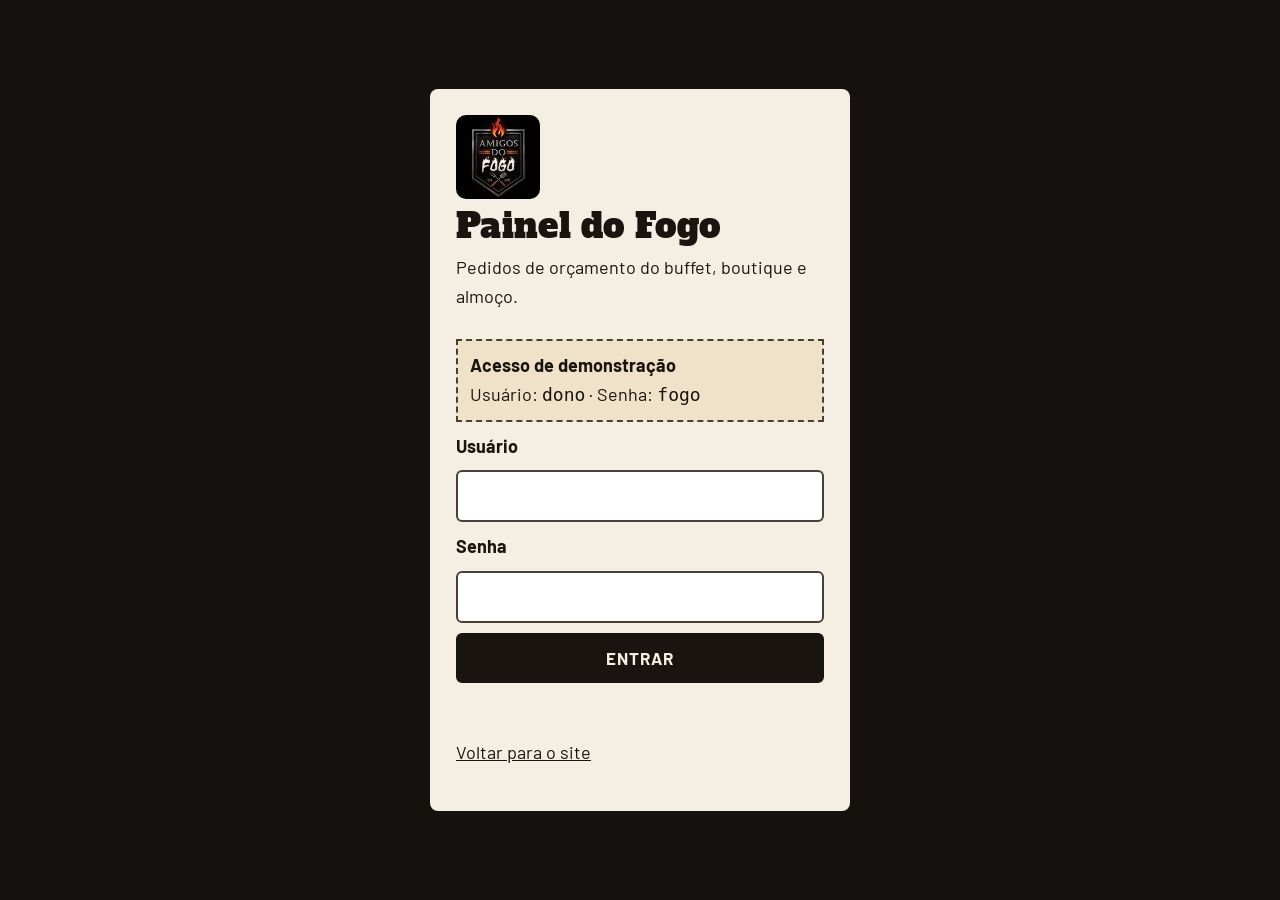
<file: admin.html>
<!doctype html>
<html lang="pt-BR">
<head>
<meta charset="utf-8">
<meta name="viewport" content="width=device-width, initial-scale=1">
<title>Painel · Amigos do Fogo</title>
<meta name="robots" content="noindex">
<meta name="theme-color" content="#15110E">
<link rel="icon" href="fotos/logo.jpg">
<link rel="preconnect" href="https://fonts.googleapis.com">
<link rel="preconnect" href="https://fonts.gstatic.com" crossorigin>
<link href="https://fonts.googleapis.com/css2?family=Alfa+Slab+One&family=Barlow:wght@400;500;600;700&display=swap" rel="stylesheet">
<link rel="stylesheet" href="assets/estilo.css?v=20261112192853">
<link rel="stylesheet" href="assets/admin.css?v=20261112192853">
</head>
<body class="adm">
<main id="tela-login" class="login">
  <form class="login-caixa" id="form-login" novalidate>
    <img src="fotos/logo.jpg" alt="" width="84" height="84">
    <h1>Painel do Fogo</h1>
    <p>Pedidos de orçamento do buffet, boutique e almoço.</p>
    <div class="credencial" role="note"><b>Acesso de demonstração</b><br>Usuário: <code>dono</code> · Senha: <code>fogo</code></div>
    <label for="l-user">Usuário</label><input id="l-user" autocomplete="username" autocapitalize="none">
    <label for="l-senha">Senha</label><input id="l-senha" type="password" autocomplete="current-password">
    <button class="bt bt-tinta" type="submit">Entrar</button>
    <p class="erro" id="login-erro" aria-live="polite"></p>
    <p><a href="index.html">Voltar para o site</a></p>
  </form>
</main>

<div id="tela-painel" hidden>
  <header class="adm-topo">
    <img src="fotos/logo.jpg" alt="" width="42" height="42">
    <b>Painel</b>
    <a class="bt bt-mini" href="index.html" target="_blank" rel="noopener">Ver site</a>
    <button class="bt bt-mini" id="btn-sair" type="button">Sair</button>
  </header>
  <div class="aviso-demo"><b>Modo demonstração.</b> Pedidos marcados "(exemplo)". Tudo fica só neste aparelho.</div>
  <main class="embrulho adm-main">
    <section id="aba-orcamentos" class="aba"></section>
    <section id="aba-boutique" class="aba" hidden></section>
    <section id="aba-almoco" class="aba" hidden></section>
    <section id="aba-ajustes" class="aba" hidden></section>
  </main>
  <nav class="abas" aria-label="Seções do painel">
    <button type="button" data-aba="orcamentos" aria-current="page">Orçamentos<span class="badge" id="badge" hidden></span></button>
    <button type="button" data-aba="boutique">Boutique</button>
    <button type="button" data-aba="almoco">Almoço</button>
    <button type="button" data-aba="ajustes">Ajustes</button>
  </nav>
  <div class="toast" id="toast" role="status" aria-live="polite" hidden></div>
</div>
<script src="assets/dados.js?v=20261112192853"></script>
<script src="assets/admin.js?v=20261112192853"></script>
</body>
</html>
</file>
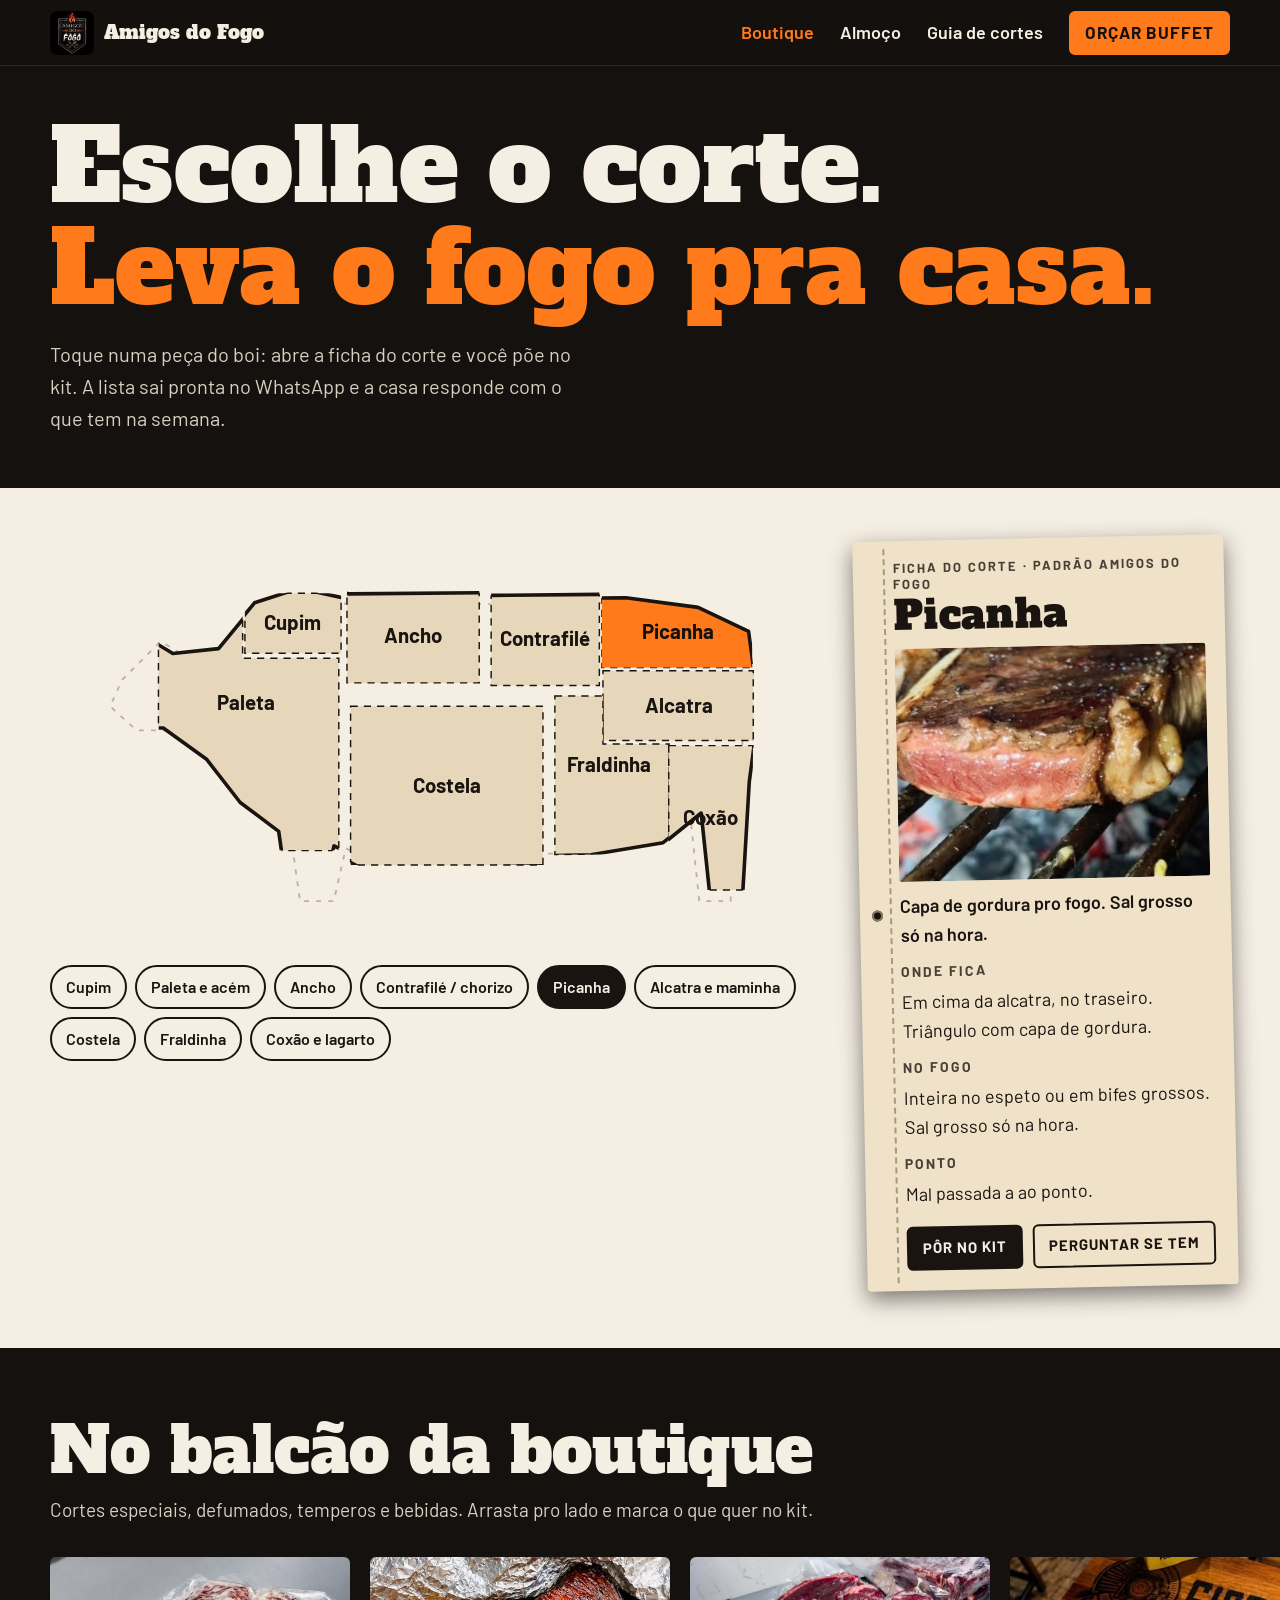
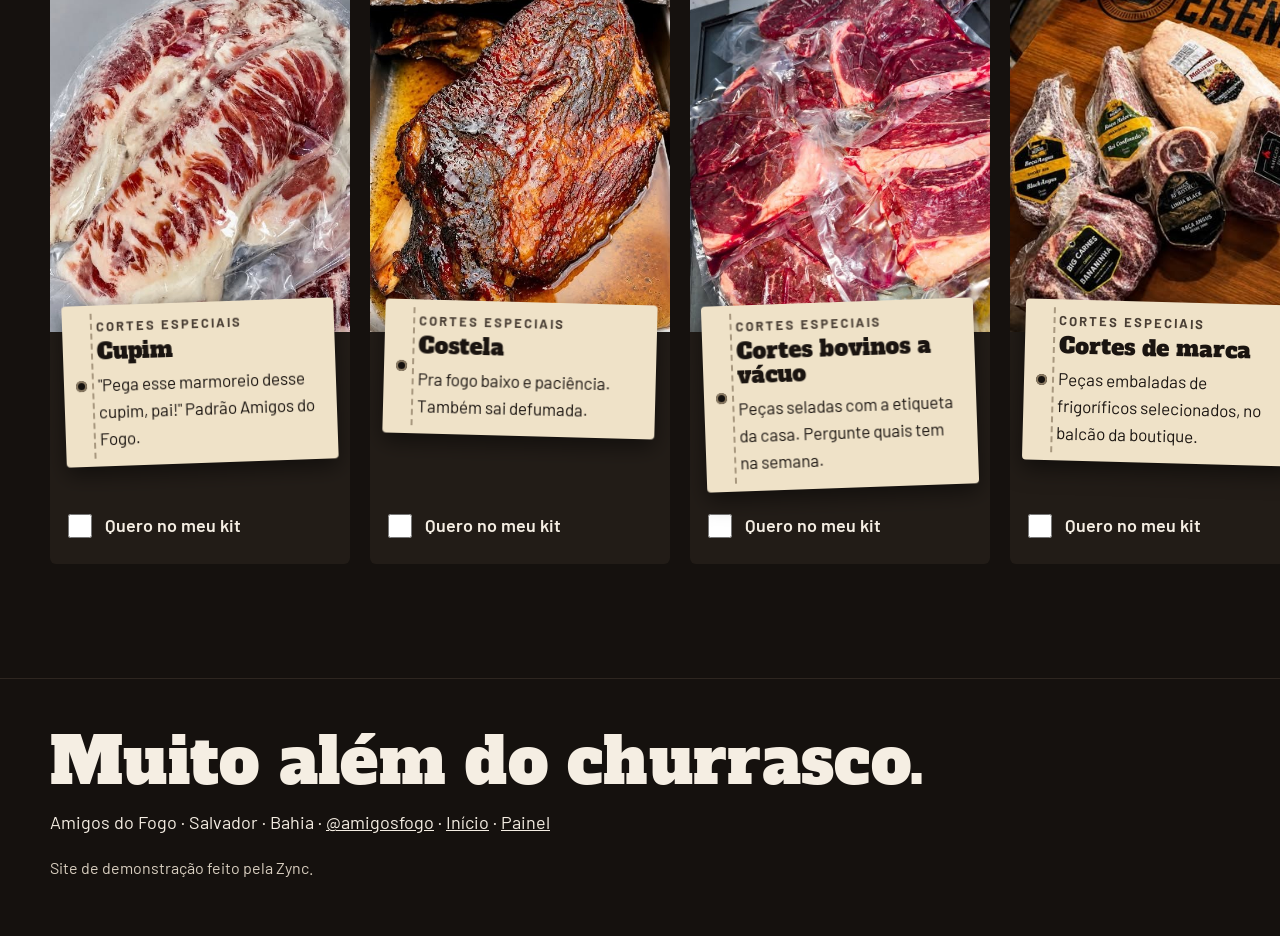
<file: boutique.html>
<!doctype html>
<html lang="pt-BR">
<head>
<meta charset="utf-8">
<meta name="viewport" content="width=device-width, initial-scale=1">
<title>Boutique e guia de cortes · Amigos do Fogo</title>
<meta name="description" content="Cortes especiais, defumados artesanais, temperos e bebidas. Toque no corte do boi, veja a ficha e monte seu kit de churrasco no WhatsApp.">
<meta name="theme-color" content="#15110E">
<link rel="icon" href="fotos/logo.jpg">
<link rel="preconnect" href="https://fonts.googleapis.com">
<link rel="preconnect" href="https://fonts.gstatic.com" crossorigin>
<link href="https://fonts.googleapis.com/css2?family=Alfa+Slab+One&family=Barlow:wght@400;500;600;700&display=swap" rel="stylesheet">
<link rel="stylesheet" href="assets/site.css?v=20261112192853">
</head>
<body>
<header class="topo">
  <a class="marca" href="index.html"><img src="fotos/logo.jpg" alt=""><b>Amigos do Fogo</b></a>
  <nav aria-label="Principal">
    <a href="boutique.html" aria-current="page">Boutique</a>
    <a href="index.html#almoco">Almoço</a>
    <a href="#guia">Guia de cortes</a>
  </nav>
  <a class="bt bt-brasa" href="index.html#orcamento">Orçar buffet</a>
</header>

<main>
  <section class="bout-cab">
    <div class="embrulho">
      <h1>Escolhe o corte.<br><em>Leva o fogo pra casa.</em></h1>
      <p>Toque numa peça do boi: abre a ficha do corte e você põe no kit. A lista sai pronta no WhatsApp e a casa responde com o que tem na semana.</p>
    </div>
  </section>

  <section class="guia" id="guia" aria-label="Guia de cortes">
    <div class="embrulho guia-grade">
      <div>
        <svg class="boi boi-guia" id="boi" viewBox="0 10 640 340" role="group" aria-label="Desenho do boi dividido em cortes"></svg>
        <div class="cortes-lista" id="cortes-lista"></div>
      </div>
      <div class="ficha" id="corte-info" aria-live="polite"></div>
    </div>
  </section>

  <section class="balcao" aria-labelledby="t-balcao">
    <div class="embrulho">
      <h2 id="t-balcao">No balcão da boutique</h2>
      <p class="balcao-lede">Cortes especiais, defumados, temperos e bebidas. Arrasta pro lado e marca o que quer no kit.</p>
    </div>
    <div class="vitrine" id="vitrine"></div>
  </section>
</main>

<div class="kit-barra" id="kit-barra" hidden>
  <div class="embrulho">
    <p id="kit-resumo">0 itens no kit</p>
    <label for="kit-pessoas">Pessoas</label><input id="kit-pessoas" type="number" min="1" value="10" inputmode="numeric">
    <a class="bt bt-tinta" id="kit-zap" href="#" target="_blank" rel="noopener">Pedir o kit</a>
  </div>
</div>

<footer class="rodape">
  <p class="slab">Muito além do churrasco.</p>
  <p>Amigos do Fogo · Salvador · Bahia · <a href="https://instagram.com/amigosfogo" target="_blank" rel="noopener">@amigosfogo</a> · <a href="index.html">Início</a> · <a href="admin.html">Painel</a></p>
  <p class="mini">Site de demonstração feito pela Zync.</p>
</footer>
<script src="assets/dados.js?v=20261112192853"></script>
<script src="assets/site.js?v=20261112192853"></script>
</body>
</html>
</file>
<file: assets/estilo.css>
/* Amigos do Fogo — conceito BALCÃO DE BOUTIQUE NA BRASA.
   Fundo carvão, texto cor de osso, laranja de brasa só onde chama atenção.
   Os cortes viram ETIQUETAS de açougue (papel kraft, furo, linha picotada);
   o orçamento de buffet é uma COMANDA de papel que se preenche sozinha.
   Palavras grandes vazadas atravessam a tela com a rolagem. */
:root {
  --carvao: #15110E;
  --carvao2: #221C17;
  --carvao3: #2E2620;
  --osso: #F5EEE3;
  --osso2: #D9CFC0;
  --brasa: #FF7A1A;
  --brasa-esc: #B84A00;
  --kraft: #EFE2C8;
  --tinta: #1A1410;
  --tinta2: #4A3F35;
  --raio: 6px;
  --max: 1180px;
}
* { box-sizing: border-box; }
html { scroll-behavior: smooth; -webkit-text-size-adjust: 100%; }
body { margin: 0; background: var(--carvao); color: var(--osso); font: 400 18px/1.6 'Barlow', system-ui, sans-serif; overflow-x: hidden; }
img { max-width: 100%; display: block; }
a { color: inherit; }
h1, h2, h3, .slab { font-family: 'Alfa Slab One', Georgia, serif; font-weight: 400; line-height: 1.02; margin: 0; letter-spacing: .3px; }
p { margin: 0 0 1em; }
.embrulho { width: min(100% - 32px, var(--max)); margin-inline: auto; }
.oculto { position: absolute !important; width: 1px; height: 1px; overflow: hidden; clip: rect(0 0 0 0); }
:focus-visible { outline: 3px solid var(--brasa); outline-offset: 3px; }

.bt { display: inline-flex; align-items: center; justify-content: center; gap: 8px; min-height: 50px; padding: 12px 22px; border: 2px solid var(--osso); border-radius: var(--raio); background: transparent; color: var(--osso); font: 700 17px/1.1 'Barlow', sans-serif; text-transform: uppercase; letter-spacing: 1px; text-decoration: none; cursor: pointer; transition: background .15s, color .15s; }
.bt:hover { background: var(--osso); color: var(--carvao); }
.bt-brasa { background: var(--brasa); border-color: var(--brasa); color: var(--carvao); }
.bt-brasa:hover { background: var(--osso); border-color: var(--osso); }
.bt-tinta { background: var(--tinta); border-color: var(--tinta); color: var(--osso); }
.bt-tinta:hover { background: var(--brasa-esc); border-color: var(--brasa-esc); color: #fff; }
.bt-mini { min-height: 42px; padding: 8px 14px; font-size: 15px; }
.rotulo { display: inline-block; font: 700 15px/1 'Barlow', sans-serif; letter-spacing: 3px; text-transform: uppercase; color: var(--brasa); margin-bottom: 14px; }

/* ---------- topo ---------- */
.topo { position: sticky; top: 0; z-index: 30; background: rgba(21, 17, 14, .96); border-bottom: 1px solid var(--carvao3); }
.topo .embrulho { display: flex; align-items: center; gap: 14px; min-height: 66px; }
.marca { display: flex; align-items: center; gap: 10px; text-decoration: none; }
.marca img { width: 46px; height: 46px; border-radius: 8px; }
.marca b { font: 400 19px/1 'Alfa Slab One', serif; }
.topo nav { margin-left: auto; display: flex; gap: 2px; }
.topo nav a { text-decoration: none; font-weight: 600; padding: 10px 12px; border-radius: var(--raio); }
.topo nav a:hover, .topo nav a[aria-current] { color: var(--brasa); }
.topo .bt { min-height: 44px; padding: 8px 16px; }
@media (max-width: 800px) { .topo nav { display: none; } .topo .bt { margin-left: auto; } }

/* ---------- capa ---------- */
.capa { padding: 46px 0 40px; }
.capa-grade { display: grid; grid-template-columns: minmax(0, 1.1fr) minmax(0, .9fr); gap: 46px; align-items: center; }
.capa-grade > * { min-width: 0; }
.capa h1 { font-size: clamp(50px, 8.4vw, 112px); }
.capa h1 em { font-style: normal; color: var(--brasa); }
.capa .lede { font-size: clamp(20px, 2.2vw, 23px); max-width: 34ch; margin: 24px 0 28px; color: var(--osso); }
.capa-acoes { display: flex; flex-wrap: wrap; gap: 12px; }
.capa-foto { position: relative; margin: 0; }
.capa-foto img { width: 100%; aspect-ratio: 4 / 5; object-fit: cover; border-radius: 4px; }
.capa-foto .etiqueta { position: absolute; left: -18px; bottom: 26px; transform: rotate(-5deg); max-width: 250px; }
@media (max-width: 860px) {
  .capa-grade { grid-template-columns: minmax(0, 1fr); gap: 30px; }
  .capa-foto { max-width: 440px; width: 100%; justify-self: center; }
  .capa-foto .etiqueta { left: 10px; }
}

/* etiqueta de açougue (componente) */
.etiqueta { position: relative; background: var(--kraft); color: var(--tinta); padding: 16px 18px 14px 34px; border-radius: 4px; box-shadow: 0 6px 18px rgba(0,0,0,.45); }
.etiqueta::before { content: ''; position: absolute; left: 12px; top: 50%; width: 11px; height: 11px; margin-top: -6px; border-radius: 50%; background: var(--carvao); box-shadow: inset 0 0 0 2px #8a7a62; }
.etiqueta::after { content: ''; position: absolute; left: 28px; top: 8px; bottom: 8px; border-left: 2px dashed #a8987f; }
.etiqueta small { display: block; font: 700 13px/1.2 'Barlow', sans-serif; letter-spacing: 2px; text-transform: uppercase; color: var(--tinta2); }
.etiqueta b { display: block; font: 400 22px/1.1 'Alfa Slab One', serif; margin-top: 4px; }

/* ---------- palavras vazadas que correm ---------- */
.corredor { overflow: hidden; padding: 18px 0; border-block: 1px solid var(--carvao3); }
.corredor p { margin: 0; white-space: nowrap; font: 400 clamp(46px, 9vw, 120px)/1.05 'Alfa Slab One', serif; color: transparent; -webkit-text-stroke: 2px var(--osso2); will-change: transform; }
.corredor p b { color: var(--brasa); -webkit-text-stroke: 0; font-weight: 400; }

/* ---------- três frentes (lista de balcão) ---------- */
.secao { padding: 80px 0; }
.secao h2 { font-size: clamp(38px, 6vw, 72px); }
.secao-topo { display: grid; grid-template-columns: minmax(0, 1fr) minmax(0, 1fr); gap: 20px 40px; align-items: end; margin-bottom: 36px; }
.secao-topo > * { min-width: 0; }
.secao-topo p { margin: 0; font-size: 19px; color: var(--osso2); }
@media (max-width: 760px) { .secao { padding: 60px 0; } .secao-topo { grid-template-columns: minmax(0, 1fr); } }
.frentes { list-style: none; margin: 0; padding: 0; border-top: 2px solid var(--osso); }
.frente { display: grid; grid-template-columns: 70px minmax(0, 1fr) 160px; gap: 20px; align-items: center; padding: 22px 0; border-bottom: 2px solid var(--osso); text-decoration: none; }
.frente > * { min-width: 0; }
.frente .n { font: 400 30px 'Alfa Slab One', serif; color: var(--brasa); }
.frente h3 { font-size: clamp(30px, 4.6vw, 54px); transition: transform .25s, color .25s; }
.frente p { margin: 6px 0 0; color: var(--osso2); font-size: 18px; }
.frente img { width: 160px; height: 110px; object-fit: cover; border-radius: 4px; filter: grayscale(.6); transition: filter .25s; }
.frente:hover h3 { transform: translateX(10px); color: var(--brasa); }
.frente:hover img { filter: none; }
@media (max-width: 640px) { .frente { grid-template-columns: 44px minmax(0, 1fr); } .frente img { grid-column: 1 / -1; width: 100%; height: 150px; filter: none; } .frente .n { font-size: 24px; } }

/* ---------- história / resenha ---------- */
.historia { background: var(--osso); color: var(--tinta); }
.historia .rotulo { color: var(--brasa-esc); }
.hist-grade { display: grid; grid-template-columns: minmax(0, .9fr) minmax(0, 1.1fr); gap: 46px; align-items: center; }
.hist-grade > * { min-width: 0; }
.hist-grade img { width: 100%; aspect-ratio: 3 / 4; object-fit: cover; border-radius: 4px; }
.frase { font: 400 clamp(30px, 4.4vw, 52px)/1.12 'Alfa Slab One', serif; margin: 0 0 22px; }
.frase span { display: block; opacity: .15; transform: translateX(-24px); transition: opacity .5s, transform .5s; }
.frase span.on { opacity: 1; transform: none; }
.frase span:last-child { color: var(--brasa-esc); }
.historia .fonte { font-size: 16px; color: var(--tinta2); }
@media (max-width: 860px) { .hist-grade { grid-template-columns: minmax(0, 1fr); } .hist-grade img { max-width: 380px; } }

/* ---------- ORÇAMENTO (comanda) ---------- */
.orcamento { background: var(--carvao2); }
.orc-grade { display: grid; grid-template-columns: minmax(0, 1.15fr) minmax(0, .85fr); gap: 34px; align-items: start; }
.orc-grade > * { min-width: 0; }
.passo { border: 0; margin: 0 0 26px; padding: 0 0 24px; border-bottom: 1px solid var(--carvao3); min-width: 0; }
.passo legend { display: flex; align-items: baseline; gap: 12px; padding: 0; margin-bottom: 14px; font: 400 26px/1.1 'Alfa Slab One', serif; }
.passo legend span { font-size: 18px; color: var(--carvao); background: var(--brasa); border-radius: 50%; width: 34px; height: 34px; display: inline-grid; place-items: center; flex: none; }
.campos { display: grid; grid-template-columns: repeat(auto-fit, minmax(min(100%, 180px), 1fr)); gap: 14px; }
.campos > * { min-width: 0; }
.campos label, .rot { display: block; font-weight: 700; margin-bottom: 6px; }
input, select, textarea { width: 100%; min-height: 52px; font: 400 18px 'Barlow', sans-serif; padding: 10px 12px; border: 2px solid var(--osso2); border-radius: var(--raio); background: var(--carvao); color: var(--osso); }
input::placeholder, textarea::placeholder { color: #A99E90; }
textarea { min-height: 100px; resize: vertical; }
input[type=date], input[type=time] { color-scheme: dark; }
.chips { display: flex; flex-wrap: wrap; gap: 10px; }
.chips label { margin: 0; font-weight: 600; }
.chips input { position: absolute; opacity: 0; width: 1px; height: 1px; }
.chips span { display: inline-block; padding: 10px 16px; border: 2px solid var(--osso2); border-radius: 99px; cursor: pointer; }
.chips input:checked + span { background: var(--brasa); border-color: var(--brasa); color: var(--carvao); font-weight: 700; }
.chips input:focus-visible + span { outline: 3px solid var(--osso); outline-offset: 2px; }
.grupo-rot { font-weight: 700; color: var(--osso2); margin: 14px 0 8px; font-size: 16px; letter-spacing: 1px; text-transform: uppercase; }
.estimativa { margin-top: 14px; padding: 12px 14px; border-left: 4px solid var(--brasa); background: var(--carvao); }
.estimativa b { color: var(--brasa); font-size: 22px; }
.estimativa small { display: block; color: var(--osso2); font-size: 16px; }
.erro { color: #FFB089; font-weight: 700; min-height: 1.4em; margin: 0 0 10px; }

.comanda { position: sticky; top: 86px; background: var(--kraft); color: var(--tinta); padding: 26px 22px 22px; border-radius: 2px;
  -webkit-mask: radial-gradient(circle 7px at 50% 0, transparent 98%, #000) 0 0 / 22px 100% repeat-x; mask: radial-gradient(circle 7px at 50% 0, transparent 98%, #000) 0 0 / 22px 100% repeat-x; }
.comanda h3 { font-size: 26px; border-bottom: 2px dashed var(--tinta2); padding-bottom: 10px; margin-bottom: 12px; }
.comanda pre { margin: 0 0 18px; white-space: pre-wrap; word-break: break-word; font: 500 17px/1.5 'Barlow', sans-serif; }
.comanda .bt { width: 100%; }
.comanda .nota { font-size: 16px; color: var(--tinta2); margin: 12px 0 0; }
@media (max-width: 900px) { .orc-grade { grid-template-columns: minmax(0, 1fr); } .comanda { position: relative; top: 0; } }

/* ---------- almoço ---------- */
.almoco-grade { display: grid; grid-template-columns: repeat(4, minmax(0, 1fr)); gap: 18px; }
.almoco-grade > * { min-width: 0; margin: 0; }
.prato img { width: 100%; aspect-ratio: 3 / 4; object-fit: cover; border-radius: 4px; }
.prato:nth-child(even) { margin-top: 40px; }
.prato h3 { font: 700 21px/1.25 'Barlow', sans-serif; margin: 12px 0 4px; }
.prato p { color: var(--osso2); margin: 0; }
@media (max-width: 900px) { .almoco-grade { grid-template-columns: repeat(2, minmax(0, 1fr)); } .prato:nth-child(even) { margin-top: 24px; } }
.domingo { display: flex; flex-wrap: wrap; align-items: center; gap: 14px 24px; margin-top: 36px; padding: 20px; border: 2px dashed var(--osso2); border-radius: var(--raio); }
.domingo p { margin: 0; font-size: 19px; }

/* ---------- depoimento ---------- */
.depo { text-align: center; padding: 90px 0; }
.depo blockquote { margin: 0 auto; max-width: 18ch; font: 400 clamp(36px, 6vw, 74px)/1.08 'Alfa Slab One', serif; }
.depo blockquote em { font-style: normal; color: var(--brasa); }
.depo p { margin-top: 18px; color: var(--osso2); }

/* ---------- boutique ---------- */
.bout-cab { padding: 50px 0 10px; }
.bout-cab h1 { font-size: clamp(48px, 9vw, 110px); }
.bout-cab p { font-size: 20px; max-width: 46ch; color: var(--osso2); margin-top: 18px; }
.vitrine { display: grid; grid-template-columns: repeat(3, minmax(0, 1fr)); gap: 26px 22px; }
.vitrine > * { min-width: 0; }
.peca { background: var(--carvao2); border-radius: 6px; overflow: hidden; display: flex; flex-direction: column; }
.peca img { width: 100%; aspect-ratio: 4 / 3; object-fit: cover; }
.peca .etiqueta { margin: -26px 14px 16px; box-shadow: 0 4px 12px rgba(0,0,0,.4); }
.peca .etiqueta p { margin: 8px 0 0; font-size: 17px; }
.peca.sem-foto .etiqueta { margin-top: 16px; }
.peca .em-falta { color: var(--brasa-esc); font-weight: 700; }
.peca label { display: flex; align-items: center; gap: 10px; margin: auto 14px 16px; font-weight: 600; cursor: pointer; }
.peca label input { width: 24px; height: 24px; min-height: 24px; accent-color: var(--brasa); }
@media (max-width: 900px) { .vitrine { grid-template-columns: repeat(2, minmax(0, 1fr)); } }
@media (max-width: 560px) { .vitrine { grid-template-columns: minmax(0, 1fr); } }
.kit-barra { position: sticky; bottom: 0; z-index: 20; background: var(--brasa); color: var(--carvao); }
.kit-barra .embrulho { display: flex; flex-wrap: wrap; align-items: center; gap: 10px 16px; padding: 12px 0; }
.kit-barra p { margin: 0; font-weight: 700; flex: 1 1 200px; }
.kit-barra input { width: 110px; min-height: 46px; background: var(--osso); color: var(--tinta); border-color: var(--tinta); }
.kit-barra label { font-weight: 700; }

/* guia de cortes */
.guia { background: var(--osso); color: var(--tinta); }
.guia .rotulo { color: var(--brasa-esc); }
.guia .secao-topo p { color: var(--tinta2); }
.guia-grade { display: grid; grid-template-columns: minmax(0, 1.3fr) minmax(0, .7fr); gap: 30px; align-items: start; }
.guia-grade > * { min-width: 0; }
.boi { width: 100%; height: auto; }
.boi .zona { fill: #E6D6BA; stroke: var(--tinta); stroke-width: 2; cursor: pointer; transition: fill .2s; }
.boi .zona:hover, .boi .zona:focus { fill: #FFC08F; outline: none; }
.boi .zona.ativa { fill: var(--brasa); }
.boi .contorno { fill: none; stroke: var(--tinta); stroke-width: 5; stroke-linejoin: round; pointer-events: none; }
.boi text { font: 700 15px 'Barlow', sans-serif; fill: var(--tinta); pointer-events: none; }
.corte-info { background: var(--carvao); color: var(--osso); padding: 22px; border-radius: 6px; }
.corte-info h3 { font-size: 32px; color: var(--brasa); margin-bottom: 12px; }
.corte-info dt { font-weight: 700; text-transform: uppercase; letter-spacing: 2px; font-size: 14px; color: var(--osso2); margin-top: 12px; }
.corte-info dd { margin: 4px 0 0; }
.cortes-lista { display: flex; flex-wrap: wrap; gap: 8px; margin-top: 18px; }
.cortes-lista button { min-height: 44px; padding: 8px 14px; border: 2px solid var(--tinta); border-radius: 99px; background: transparent; color: var(--tinta); font: 600 16px 'Barlow', sans-serif; cursor: pointer; }
.cortes-lista button[aria-pressed=true] { background: var(--tinta); color: var(--osso); }
@media (max-width: 860px) { .guia-grade { grid-template-columns: minmax(0, 1fr); } }

/* ---------- rodapé ---------- */
.rodape { border-top: 1px solid var(--carvao3); padding: 50px 0 40px; }
.rodape .slab { font-size: clamp(34px, 6vw, 64px); margin-bottom: 14px; }
.rodape .mini { font-size: 16px; color: var(--osso2); }
.aviso-demo { background: var(--brasa); color: var(--carvao); text-align: center; font-size: 16px; font-weight: 600; padding: 8px 16px; }

.surge { opacity: 0; transform: translateY(26px); transition: opacity .6s, transform .6s; }
.surge.vista { opacity: 1; transform: none; }
@media (prefers-reduced-motion: reduce) { .surge, .frase span { opacity: 1; transform: none; transition: none; } }

[hidden]{display:none!important}
</file>
<file: assets/admin.css>
/* Painel — Amigos do Fogo. Claro e de alto contraste (uso no balcão, no celular). */
body.adm { background: var(--osso); color: var(--tinta); }
body.adm input, body.adm select, body.adm textarea { background: #fff; color: var(--tinta); border-color: var(--tinta2); }
body.adm input[type=date], body.adm input[type=time] { color-scheme: light; }
body.adm .bt { border-color: var(--tinta); color: var(--tinta); }
body.adm .bt:hover { background: var(--tinta); color: var(--osso); }
body.adm .bt-tinta { background: var(--tinta); color: var(--osso); }
body.adm .bt-tinta:hover { background: var(--brasa-esc); border-color: var(--brasa-esc); color: #fff; }
.login { min-height: 100vh; display: grid; place-items: center; padding: 24px 16px; background: var(--carvao); }
.login-caixa { width: min(100%, 420px); background: var(--osso); border-radius: 8px; padding: 26px; display: grid; gap: 10px; }
.login-caixa img { border-radius: 10px; }
.login-caixa h1 { font-size: 34px; }
.login-caixa label { font-weight: 700; }
.credencial { background: var(--kraft); border: 2px dashed var(--tinta2); padding: 10px 12px; }
.erro { color: #A3260B; }
.adm-topo { position: sticky; top: 0; z-index: 30; display: flex; align-items: center; gap: 10px; padding: 10px 16px; background: var(--carvao); color: var(--osso); }
.adm-topo img { border-radius: 8px; }
.adm-topo b { font: 400 20px 'Alfa Slab One', serif; margin-right: auto; }
body.adm .adm-topo .bt { border-color: var(--osso); color: var(--osso); }
.adm-main { padding: 24px 0 120px; }
.aba h2 { font-size: clamp(32px, 6vw, 48px); margin-bottom: 8px; }
.aba > p { color: var(--tinta2); }
.filtros { display: flex; flex-wrap: wrap; gap: 8px; margin: 14px 0 18px; }
.filtros button { min-height: 44px; padding: 8px 14px; border: 2px solid var(--tinta); border-radius: 99px; background: #fff; font: 600 16px 'Barlow', sans-serif; cursor: pointer; color: var(--tinta); }
.filtros button[aria-pressed=true] { background: var(--tinta); color: var(--osso); }
.resumo { display: grid; grid-template-columns: repeat(auto-fit, minmax(min(100%, 150px), 1fr)); gap: 12px; margin: 16px 0; }
.resumo div { background: #fff; border: 2px solid var(--tinta); border-radius: 8px; padding: 12px; }
.resumo b { display: block; font: 400 30px 'Alfa Slab One', serif; }
.ped { background: #fff; border: 2px solid var(--tinta); border-left: 10px solid var(--brasa); border-radius: 8px; padding: 16px; margin-bottom: 14px; }
.ped[data-st=respondido] { border-left-color: #1F5FA8; }
.ped[data-st=fechado] { border-left-color: #1C7A3C; }
.ped[data-st=perdido] { border-left-color: #8C8279; }
.ped h3 { font: 700 22px/1.2 'Barlow', sans-serif; margin-bottom: 4px; }
.ped .meta { color: var(--tinta2); margin: 0 0 8px; }
.ped ul { margin: 6px 0 10px; padding-left: 20px; }
.ped .linha-bt, .linha-bt { display: flex; flex-wrap: wrap; gap: 8px; align-items: center; margin-top: 10px; }
.ped select { width: auto; min-height: 44px; }
.st { display: inline-block; font-size: 14px; font-weight: 700; padding: 2px 10px; border-radius: 99px; background: var(--brasa); color: var(--carvao); margin-right: 8px; vertical-align: middle; }
.lista-adm { list-style: none; padding: 0; margin: 0; display: grid; gap: 10px; }
.lista-adm li { background: #fff; border: 2px solid var(--tinta); border-radius: 8px; padding: 14px; display: grid; grid-template-columns: minmax(0, 1fr) auto; gap: 8px 14px; align-items: center; }
.lista-adm li > * { min-width: 0; }
.lista-adm li.off { opacity: .6; }
.lista-adm small { display: block; color: var(--tinta2); font-size: 16px; }
.cartao { background: #fff; border: 2px solid var(--tinta); border-radius: 8px; padding: 16px; margin-top: 14px; }
.campos label { color: var(--tinta); }
.abas { position: fixed; left: 0; right: 0; bottom: 0; z-index: 30; display: grid; grid-template-columns: repeat(4, minmax(0, 1fr)); background: var(--carvao); }
.abas button { min-height: 62px; border: 0; background: none; color: var(--osso); font: 600 16px 'Barlow', sans-serif; cursor: pointer; }
.abas button[aria-current] { background: var(--brasa); color: var(--carvao); }
.badge { display: inline-block; margin-left: 4px; min-width: 22px; padding: 1px 6px; border-radius: 99px; background: var(--osso); color: var(--carvao); font-size: 14px; }
.toast { position: fixed; left: 50%; bottom: 80px; transform: translateX(-50%); background: var(--carvao); color: var(--osso); padding: 12px 18px; border-radius: 8px; font-weight: 700; z-index: 50; }

[hidden]{display:none!important}
</file>
<file: assets/site.css>
/* Amigos do Fogo — v2 (páginas públicas). O painel continua em estilo.css + admin.css.
   Cena-assinatura: MAPA DE CORTES QUE SE SEPARA. O boi em traço fino (mapa de açougue) se desmonta
   com a rolagem; cada corte sai com a etiqueta de açougue e a foto real quando houver.
   Tocar no corte leva à ficha na boutique. Orçamento do buffet continua como comanda de papel.
   Sem JS/GSAP ou com prefers-reduced-motion: estado final, sem seção presa. */
:root {
  --carvao: #15110E;
  --carvao2: #221C17;
  --carvao3: #2E2620;
  --osso: #F5EEE3;
  --osso2: #D9CFC0;
  --brasa: #FF7A1A;
  --brasa-esc: #B84A00;
  --kraft: #EFE2C8;
  --tinta: #1A1410;
  --tinta2: #4A3F35;
  --raio: 6px;
  --topo: 66px;
  --max: 1180px;
}
[hidden] { display: none !important; }
* { box-sizing: border-box; }
html { scroll-behavior: smooth; -webkit-text-size-adjust: 100%; }
body { margin: 0; background: var(--carvao); color: var(--osso); font: 400 18px/1.6 'Barlow', system-ui, sans-serif; overflow-x: hidden; }
img { max-width: 100%; display: block; }
a { color: inherit; }
h1, h2, h3, .slab { font-family: 'Alfa Slab One', Georgia, serif; font-weight: 400; line-height: 1.02; margin: 0; letter-spacing: .3px; }
p { margin: 0 0 1em; }
.embrulho { width: min(100% - 32px, var(--max)); margin-inline: auto; }
.oculto { position: absolute !important; width: 1px; height: 1px; overflow: hidden; clip: rect(0 0 0 0); }
:focus-visible { outline: 3px solid var(--brasa); outline-offset: 3px; }

.bt { display: inline-flex; align-items: center; justify-content: center; gap: 8px; min-height: 50px; padding: 12px 22px; border: 2px solid var(--osso); border-radius: var(--raio); background: transparent; color: var(--osso); font: 700 17px/1.1 'Barlow', sans-serif; text-transform: uppercase; letter-spacing: 1px; text-decoration: none; cursor: pointer; transition: background .15s, color .15s; }
.bt:hover { background: var(--osso); color: var(--carvao); }
.bt-brasa { background: var(--brasa); border-color: var(--brasa); color: var(--carvao); }
.bt-brasa:hover { background: var(--osso); border-color: var(--osso); }
.bt-tinta { background: var(--tinta); border-color: var(--tinta); color: var(--osso); }
.bt-tinta:hover { background: var(--brasa-esc); border-color: var(--brasa-esc); color: #fff; }
.bt-contorno { border-color: var(--tinta); color: var(--tinta); }
.bt-contorno:hover { background: var(--tinta); color: var(--osso); }
.bt-mini { min-height: 44px; padding: 8px 14px; font-size: 15px; }
.aviso-demo { background: var(--brasa); color: var(--carvao); text-align: center; font-size: 16px; font-weight: 600; padding: 8px 16px; }

/* ---------- topo ---------- */
.topo { position: sticky; top: 0; z-index: 30; height: var(--topo); display: flex; align-items: center; gap: 14px; padding: 0 max(16px, calc((100% - var(--max)) / 2)); background: rgba(21, 17, 14, .97); border-bottom: 1px solid var(--carvao3); }
.marca { display: flex; align-items: center; gap: 10px; text-decoration: none; }
.marca img { width: 44px; height: 44px; border-radius: 8px; }
.marca b { font: 400 19px/1 'Alfa Slab One', serif; }
.topo nav { margin-left: auto; display: flex; gap: 2px; }
.topo nav a { text-decoration: none; font-weight: 600; padding: 10px 12px; border-radius: var(--raio); }
.topo nav a:hover, .topo nav a[aria-current] { color: var(--brasa); }
.topo .bt { min-height: 44px; padding: 8px 14px; }
@media (max-width: 800px) { .topo nav { display: none; } .topo .bt { margin-left: auto; } }
@media (max-width: 380px) { .marca b { font-size: 16px; } .topo .bt { padding: 8px 10px; font-size: 15px; } }

/* ---------- etiqueta de açougue (componente) ---------- */
.etiqueta, .etq { position: relative; background: var(--kraft); color: var(--tinta); padding: 14px 16px 14px 34px; border-radius: 4px; box-shadow: 0 8px 22px rgba(0, 0, 0, .5); }
.etiqueta::before, .etq::before { content: ''; position: absolute; left: 12px; top: 50%; width: 11px; height: 11px; margin-top: -6px; border-radius: 50%; background: var(--carvao); box-shadow: inset 0 0 0 2px #8a7a62; }
.etiqueta::after, .etq::after { content: ''; position: absolute; left: 28px; top: 8px; bottom: 8px; border-left: 2px dashed #a8987f; }
.etiqueta small, .etq small { display: block; font: 700 13px/1.2 'Barlow', sans-serif; letter-spacing: 2px; text-transform: uppercase; color: var(--tinta2); }
.etiqueta b, .etq b { display: block; font: 400 22px/1.1 'Alfa Slab One', serif; margin-top: 4px; }

/* =========================================================
   CENA — MAPA DE CORTES QUE SE SEPARA
   ========================================================= */
.mapa { background: var(--carvao); }
.mapa-palco { position: relative; width: min(100%, var(--max)); margin: 0 auto; padding: 22px 16px 30px; display: grid; grid-template-columns: minmax(0, 1fr); grid-template-areas: "cab" "boi" "etq" "acoes"; gap: 14px; }
.cena .mapa { height: 420vh; }
.cena .mapa-palco { position: sticky; top: var(--topo); height: calc(100vh - var(--topo)); height: calc(100svh - var(--topo)); overflow: hidden; grid-template-rows: auto auto minmax(0, 1fr) auto; padding-bottom: 18px; }
@media (max-width: 700px) { .cena .mapa { height: 380vh; } }
.mapa-cab { grid-area: cab; }
.mapa-cab h1 { font-size: clamp(26px, 5.4vw, 52px); }
.mapa-cab h1 em { font-style: normal; color: var(--brasa); }
.mapa-cab p { margin: 6px 0 0; color: var(--osso2); font-size: 17px; }
.mapa-boi { grid-area: boi; min-width: 0; margin: 0 -16px; }
.mapa-boi svg { display: block; width: 100%; height: auto; max-height: 48svh; overflow: visible; }
.toque { flex-basis: 100%; margin: 0; font-weight: 600; color: var(--osso2); font-size: 17px; }
.etiquetas { grid-area: etq; min-width: 0; display: flex; gap: 14px; overflow-x: auto; scroll-snap-type: x mandatory; padding: 4px 2px 14px; }
.etq { flex: 0 0 min(320px, 84vw); scroll-snap-align: start; display: grid; grid-template-columns: 84px minmax(0, 1fr); gap: 4px 14px; align-items: start; }
.etq.sem-foto { grid-template-columns: minmax(0, 1fr); }
.etq img { grid-row: 1 / span 3; width: 84px; height: 104px; object-fit: cover; border-radius: 3px; }
.etq p { margin: 4px 0 6px; font-size: 16px; line-height: 1.35; }
.etq a { font-weight: 700; font-size: 16px; color: var(--brasa-esc); }
.mapa-acoes { grid-area: acoes; display: flex; flex-wrap: wrap; gap: 12px; }
.rola-dica { display: none; }
.cena .rola-dica { display: block; position: absolute; left: 0; right: 0; bottom: 18px; margin: 0; text-align: center; font-weight: 600; color: var(--osso2); }
.cena .rola-dica::after { content: '↓'; display: block; font-size: 24px; animation: desce 1.4s ease-in-out infinite; }
@keyframes desce { 50% { transform: translateY(8px); } }
.cena .etiquetas { position: relative; display: block; overflow: visible; padding: 0; }
.cena .etq { position: absolute; left: 0; top: 0; width: min(380px, 100%); }
@media (min-width: 960px) {
  .mapa-palco { grid-template-columns: minmax(0, 1.4fr) minmax(0, .6fr); grid-template-areas: "cab cab" "boi etq" "acoes etq"; column-gap: 40px; }
  .cena .mapa-palco { grid-template-rows: auto minmax(0, 1fr) auto; }
  .mapa-boi { align-self: center; margin: 0; }
  .mapa-boi svg { max-height: 64svh; }
  .etiquetas { flex-direction: column; overflow: visible; }
  .etq { flex: none; }
  .cena .etiquetas { align-self: center; height: 260px; }
}

/* desenho do boi (capa e guia) */
.boi .fantasma { fill: none; stroke: var(--osso2); stroke-width: 1.5; opacity: .35; stroke-dasharray: 4 6; }
.boi .zona { fill: var(--carvao2); stroke: var(--osso2); stroke-width: 1.2; stroke-dasharray: 6 5; }
.boi .quente { fill: var(--brasa); opacity: 0; }
.boi .contorno { fill: none; stroke: var(--osso); stroke-width: 2.4; stroke-linejoin: round; }
.boi text { font-family: 'Barlow', sans-serif; font-weight: 700; fill: var(--osso); pointer-events: none; }
.boi-guia text { font-size: 17px; }
/* capa: mapa de açougue em traço creme contínuo sobre o carvão */
.boi-capa .zona { fill: #1E1814; stroke: #EADFC9; stroke-width: 2.4; stroke-dasharray: none; stroke-linejoin: round; }
.boi-capa .contorno { stroke: #EADFC9; stroke-width: 3; }
.boi-capa .rabo { fill: none; stroke: #EADFC9; stroke-width: 2.4; stroke-linecap: round; stroke-linejoin: round; }
.boi-capa .peca-mapa { cursor: default; }
.boi-capa .peca-mapa text { fill: #BFB3A1; }
.boi-capa .peca:not(.peca-mapa) text { fill: #FFF6E8; }
.boi .peca { cursor: pointer; outline: none; }
.boi .peca:hover .quente, .boi .peca:focus-visible .quente { opacity: .45; }
.boi .peca:focus-visible .contorno { stroke: var(--brasa); stroke-width: 4; }
.boi-guia .fantasma { stroke: var(--tinta2); }
.boi-guia .zona { fill: #E6D6BA; stroke: var(--tinta); }
.boi-guia .contorno { stroke: var(--tinta); stroke-width: 3; }
.boi-guia text { fill: var(--tinta); }
.boi-guia .peca.ativa .quente { opacity: 1; }
.boi-guia .peca.ativa text { fill: var(--carvao); }

/* ---------- quem somos ---------- */
.historia { background: var(--osso); color: var(--tinta); padding: 90px 0; }
.hist-grade { display: grid; grid-template-columns: minmax(0, 1fr); gap: 26px; }
.frase { font: 400 clamp(32px, 5.4vw, 66px)/1.1 'Alfa Slab One', serif; margin: 0; }
.frase span { display: block; opacity: .15; transform: translateX(-24px); transition: opacity .5s, transform .5s; }
.frase span.on { opacity: 1; transform: none; }
.frase span:last-child { color: var(--brasa-esc); }
.hist-foto { margin: 0; width: min(62vw, 300px); transform: rotate(-3deg); border: 8px solid #fff; box-shadow: 0 10px 30px rgba(0, 0, 0, .25); }
.hist-foto img { width: 100%; aspect-ratio: 3 / 4; object-fit: cover; }
.hist-texto p { font-size: 20px; max-width: 44ch; }
.hist-texto a { color: var(--brasa-esc); font-weight: 700; }
.historia .fonte { font-size: 16px; color: var(--tinta2); }
@media (min-width: 900px) {
  .hist-grade { grid-template-columns: minmax(0, 1.3fr) minmax(0, .7fr); align-items: center; column-gap: 50px; }
  .frase { grid-column: 1; }
  .hist-foto { grid-column: 2; grid-row: 1 / span 2; justify-self: center; }
}

/* ---------- ORÇAMENTO (comanda) ---------- */
.secao { padding: 80px 0; }
.secao h2 { font-size: clamp(38px, 6vw, 72px); }
@media (max-width: 760px) { .secao { padding: 60px 0; } }
.orcamento { background: var(--carvao2); }
.orcamento h2 span { color: var(--brasa); }
.orc-lede, .almoco-lede { font-size: 19px; color: var(--osso2); max-width: 52ch; margin: 16px 0 36px; }
.orc-grade { display: grid; grid-template-columns: minmax(0, 1.15fr) minmax(0, .85fr); gap: 34px; align-items: start; }
.orc-grade > * { min-width: 0; }
.passo { border: 0; margin: 0 0 26px; padding: 0 0 24px; border-bottom: 1px solid var(--carvao3); min-width: 0; }
.passo legend { display: flex; align-items: baseline; gap: 12px; padding: 0; margin-bottom: 14px; font: 400 26px/1.1 'Alfa Slab One', serif; }
.passo legend span { font-size: 18px; color: var(--carvao); background: var(--brasa); border-radius: 50%; width: 34px; height: 34px; display: inline-grid; place-items: center; flex: none; }
.campos { display: grid; grid-template-columns: repeat(auto-fit, minmax(min(100%, 180px), 1fr)); gap: 14px; }
.campos > * { min-width: 0; }
.campo-cheio { grid-column: 1 / -1; }
.campos label, .rot { display: block; font-weight: 700; margin-bottom: 6px; }
.rot-espaco { margin-top: 14px; }
input, select, textarea { width: 100%; min-height: 52px; font: 400 18px 'Barlow', sans-serif; padding: 10px 12px; border: 2px solid var(--osso2); border-radius: var(--raio); background: var(--carvao); color: var(--osso); }
input::placeholder, textarea::placeholder { color: #A99E90; }
textarea { min-height: 100px; resize: vertical; }
input[type=date], input[type=time] { color-scheme: dark; }
.chips { display: flex; flex-wrap: wrap; gap: 10px; }
.chips label { margin: 0; font-weight: 600; }
.chips input { position: absolute; opacity: 0; width: 1px; height: 1px; }
.chips span { display: inline-block; padding: 10px 16px; border: 2px solid var(--osso2); border-radius: 99px; cursor: pointer; }
.chips input:checked + span { background: var(--brasa); border-color: var(--brasa); color: var(--carvao); font-weight: 700; }
.chips input:focus-visible + span { outline: 3px solid var(--osso); outline-offset: 2px; }
.grupo-rot { font-weight: 700; color: var(--osso2); margin: 14px 0 8px; font-size: 16px; }
.estimativa { margin-top: 14px; padding: 12px 14px; border-left: 4px solid var(--brasa); background: var(--carvao); }
.estimativa b { color: var(--brasa); font-size: 22px; }
.estimativa small { display: block; color: var(--osso2); font-size: 16px; }
.erro { color: #FFB089; font-weight: 700; min-height: 1.4em; margin: 0 0 10px; }
.comanda { position: sticky; top: calc(var(--topo) + 20px); background: var(--kraft); color: var(--tinta); padding: 26px 22px 22px; border-radius: 2px;
  -webkit-mask: radial-gradient(circle 7px at 50% 0, transparent 98%, #000) 0 0 / 22px 100% repeat-x; mask: radial-gradient(circle 7px at 50% 0, transparent 98%, #000) 0 0 / 22px 100% repeat-x; }
.comanda h3 { font-size: 26px; border-bottom: 2px dashed var(--tinta2); padding-bottom: 10px; margin-bottom: 12px; }
.comanda pre { margin: 0 0 18px; white-space: pre-wrap; word-break: break-word; font: 500 17px/1.5 'Barlow', sans-serif; }
.comanda .bt { width: 100%; }
.comanda .nota { font-size: 16px; color: var(--tinta2); margin: 12px 0 0; }
@media (max-width: 900px) { .orc-grade { grid-template-columns: minmax(0, 1fr); } .comanda { position: relative; top: 0; } }

/* ---------- almoço: um prato grande + a bandeja ao lado ---------- */
.almoco-grade { display: grid; grid-template-columns: minmax(0, 1fr); gap: 16px; }
.almoco-grade > * { min-width: 0; margin: 0; }
.prato { display: grid; grid-template-columns: 112px minmax(0, 1fr); gap: 16px; align-items: center; padding-bottom: 16px; border-bottom: 1px solid var(--carvao3); }
.prato img { width: 112px; height: 112px; object-fit: cover; border-radius: 50%; border: 3px solid var(--carvao3); }
.prato h3 { font: 700 21px/1.25 'Barlow', sans-serif; margin: 0 0 4px; }
.prato p { color: var(--osso2); margin: 0; }
.prato.grande { grid-template-columns: minmax(0, 1fr); border: 0; }
.prato.grande img { width: 100%; height: auto; aspect-ratio: 4 / 5; max-height: 560px; border-radius: 4px; border: 0; }
.prato.grande h3 { font: 400 clamp(24px, 3vw, 34px)/1.1 'Alfa Slab One', serif; }
@media (min-width: 860px) {
  .almoco-grade { grid-template-columns: minmax(0, 1fr) minmax(0, 1fr); column-gap: 50px; align-items: start; }
  .prato.grande { grid-row: 1 / span 3; }
}
.domingo { display: flex; flex-wrap: wrap; align-items: center; gap: 14px 24px; margin-top: 36px; padding: 20px; border: 2px dashed var(--osso2); border-radius: var(--raio); }
.domingo p { margin: 0; font-size: 19px; }

/* ---------- depoimento ---------- */
.depo { text-align: center; padding: 90px 0; }
.depo blockquote { margin: 0 auto; max-width: 18ch; font: 400 clamp(36px, 6vw, 74px)/1.08 'Alfa Slab One', serif; }
.depo blockquote em { font-style: normal; color: var(--brasa); }
.depo p { margin-top: 18px; color: var(--osso2); }

/* =========================================================
   BOUTIQUE
   ========================================================= */
.bout-cab { padding: 50px 0 34px; }
.bout-cab h1 { font-size: clamp(40px, 8vw, 100px); }
.bout-cab h1 em { font-style: normal; color: var(--brasa); }
.bout-cab p { font-size: 20px; max-width: 48ch; color: var(--osso2); margin-top: 18px; }
.guia { background: var(--osso); color: var(--tinta); padding: 50px 0 60px; scroll-margin-top: var(--topo); }
.guia-grade { display: grid; grid-template-columns: minmax(0, 1fr); gap: 26px; align-items: start; }
.guia-grade > * { min-width: 0; }
.boi-guia { display: block; width: 100%; height: auto; }
.cortes-lista { display: flex; flex-wrap: wrap; gap: 8px; margin-top: 18px; }
.cortes-lista button { min-height: 44px; padding: 8px 14px; border: 2px solid var(--tinta); border-radius: 99px; background: transparent; color: var(--tinta); font: 600 16px 'Barlow', sans-serif; cursor: pointer; }
.cortes-lista button[aria-pressed=true] { background: var(--tinta); color: var(--osso); }
.ficha { scroll-margin-top: calc(var(--topo) + 12px); }
.ficha .etiqueta { padding: 20px 20px 20px 40px; transform: rotate(-1.2deg); }
.ficha .etiqueta::after { left: 30px; }
.ficha img { width: 100%; aspect-ratio: 4 / 3; object-fit: cover; border-radius: 3px; margin: 12px 0 4px; }
.ficha h3 { font-size: clamp(30px, 4vw, 40px); margin-top: 4px; }
.ficha .frase-corte { font-weight: 600; font-size: 18px; margin: 10px 0 0; }
.ficha dl { margin: 10px 0 0; }
.ficha dt { font-weight: 700; text-transform: uppercase; letter-spacing: 2px; font-size: 14px; color: var(--tinta2); margin-top: 12px; }
.ficha dd { margin: 4px 0 0; }
.ficha .acoes { display: flex; flex-wrap: wrap; gap: 10px; margin-top: 18px; }
@media (min-width: 900px) { .guia-grade { grid-template-columns: minmax(0, 1.35fr) minmax(0, .65fr); gap: 40px; } .ficha { position: sticky; top: calc(var(--topo) + 20px); } }

.balcao { padding: 70px 0 90px; }
.balcao h2 { font-size: clamp(34px, 5.4vw, 64px); }
.balcao-lede { color: var(--osso2); font-size: 19px; margin: 12px 0 26px; }
.vitrine { display: flex; gap: 20px; overflow-x: auto; scroll-snap-type: x mandatory; padding: 6px max(16px, calc((100% - var(--max)) / 2)) 24px; scroll-padding-left: max(16px, calc((100% - var(--max)) / 2)); }
.peca { flex: 0 0 min(300px, 78vw); scroll-snap-align: start; display: flex; flex-direction: column; background: var(--carvao2); border-radius: 6px; overflow: hidden; }
.peca img { width: 100%; aspect-ratio: 4 / 5; object-fit: cover; }
.peca .etiqueta { margin: -30px 14px 16px; transform: rotate(-2deg); }
.peca:nth-child(even) .etiqueta { transform: rotate(1.5deg); }
.peca .etiqueta p { margin: 8px 0 0; font-size: 17px; }
.peca.sem-foto { flex-basis: min(240px, 66vw); justify-content: center; }
.peca.sem-foto .etiqueta { margin-top: 16px; }
.peca .em-falta { color: var(--brasa-esc); font-weight: 700; }
.peca label { display: flex; align-items: center; gap: 10px; margin: auto 14px 16px; min-height: 44px; font-weight: 600; cursor: pointer; }
.peca label input { width: 24px; height: 24px; min-height: 24px; accent-color: var(--brasa); }
.kit-barra { position: sticky; bottom: 0; z-index: 20; background: var(--brasa); color: var(--carvao); }
.kit-barra .embrulho { display: flex; flex-wrap: wrap; align-items: center; gap: 10px 16px; padding: 12px 0; }
.kit-barra p { margin: 0; font-weight: 700; flex: 1 1 200px; }
.kit-barra input { width: 110px; min-height: 46px; background: var(--osso); color: var(--tinta); border-color: var(--tinta); }
.kit-barra label { font-weight: 700; }

/* ---------- rodapé ---------- */
.rodape { border-top: 1px solid var(--carvao3); padding: 50px max(16px, calc((100% - var(--max)) / 2)) 40px; }
.rodape .slab { font-size: clamp(32px, 6vw, 64px); margin-bottom: 14px; }
.rodape .slab span { color: var(--brasa); }
.rodape .mini { font-size: 16px; color: var(--osso2); }

@media (prefers-reduced-motion: reduce) {
  html { scroll-behavior: auto; }
  *, *::before, *::after { animation: none !important; transition: none !important; }
  .frase span { opacity: 1; transform: none; }
}
</file>
